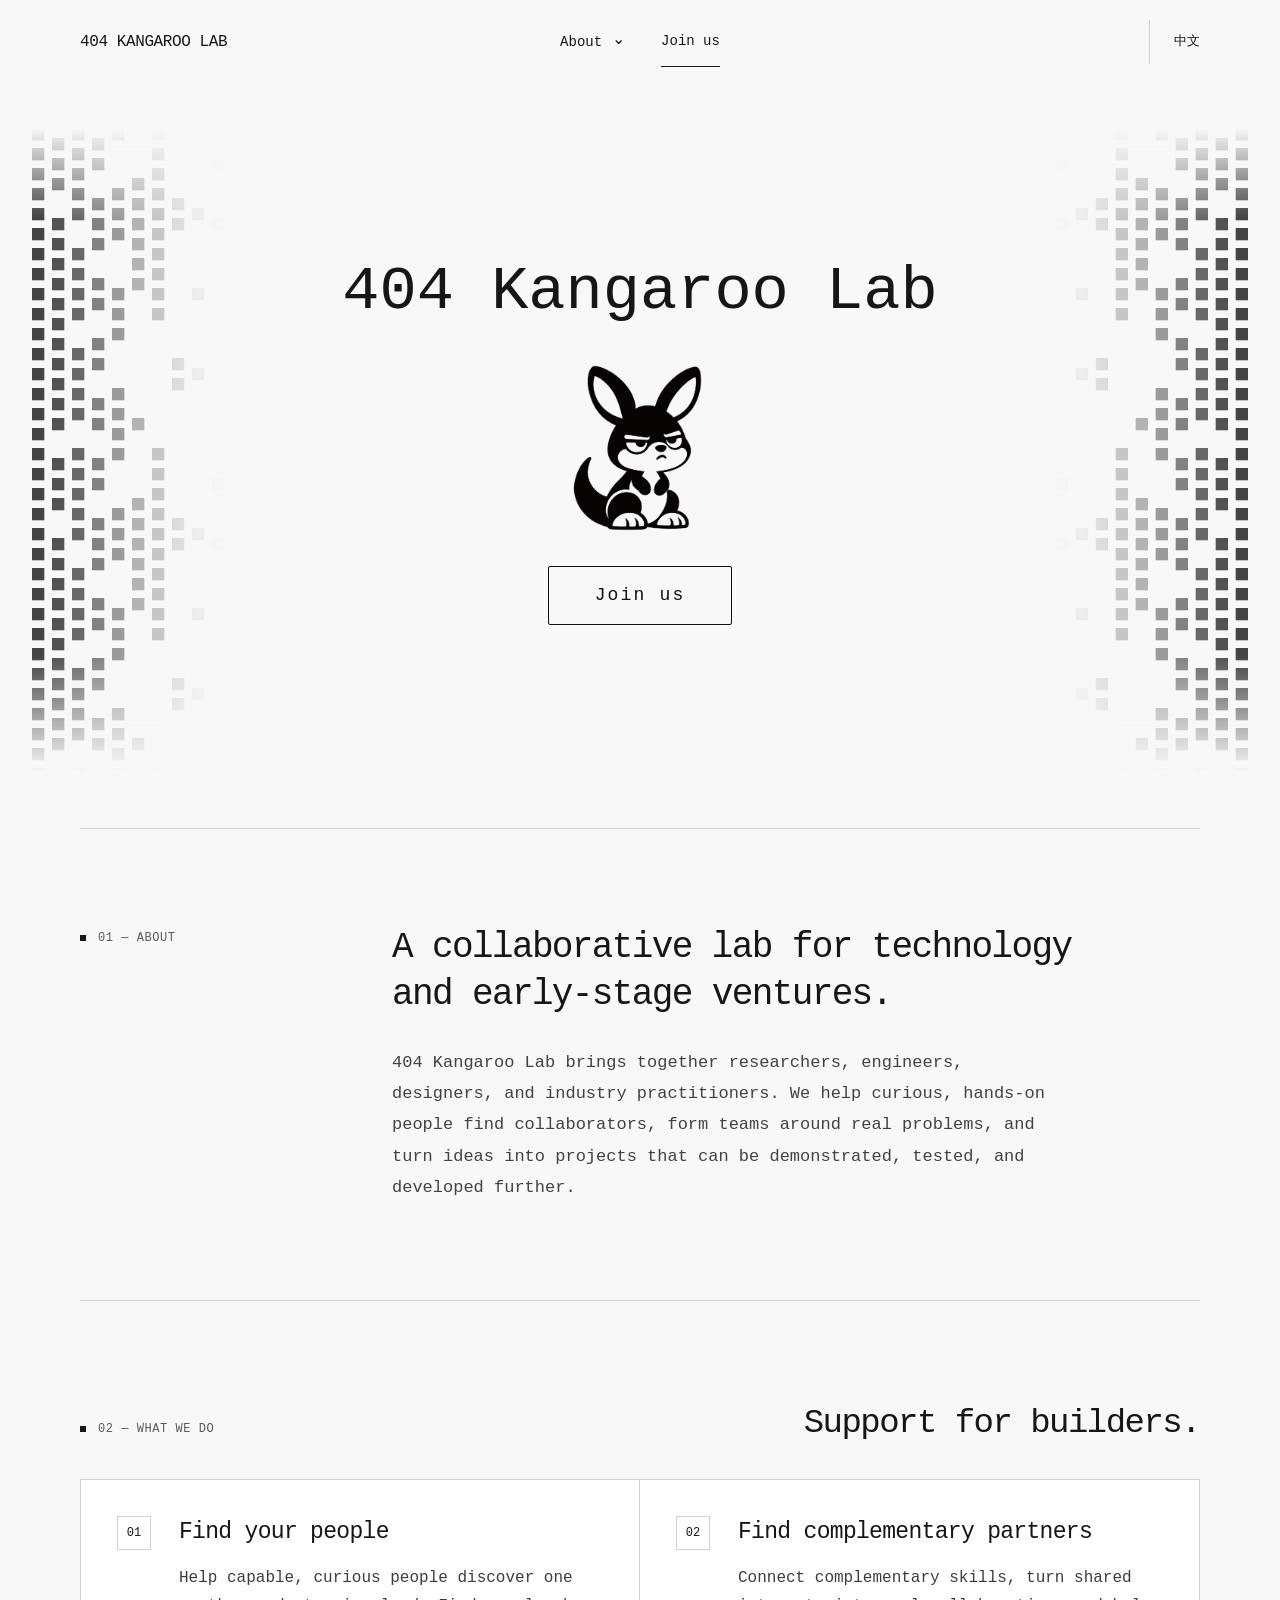
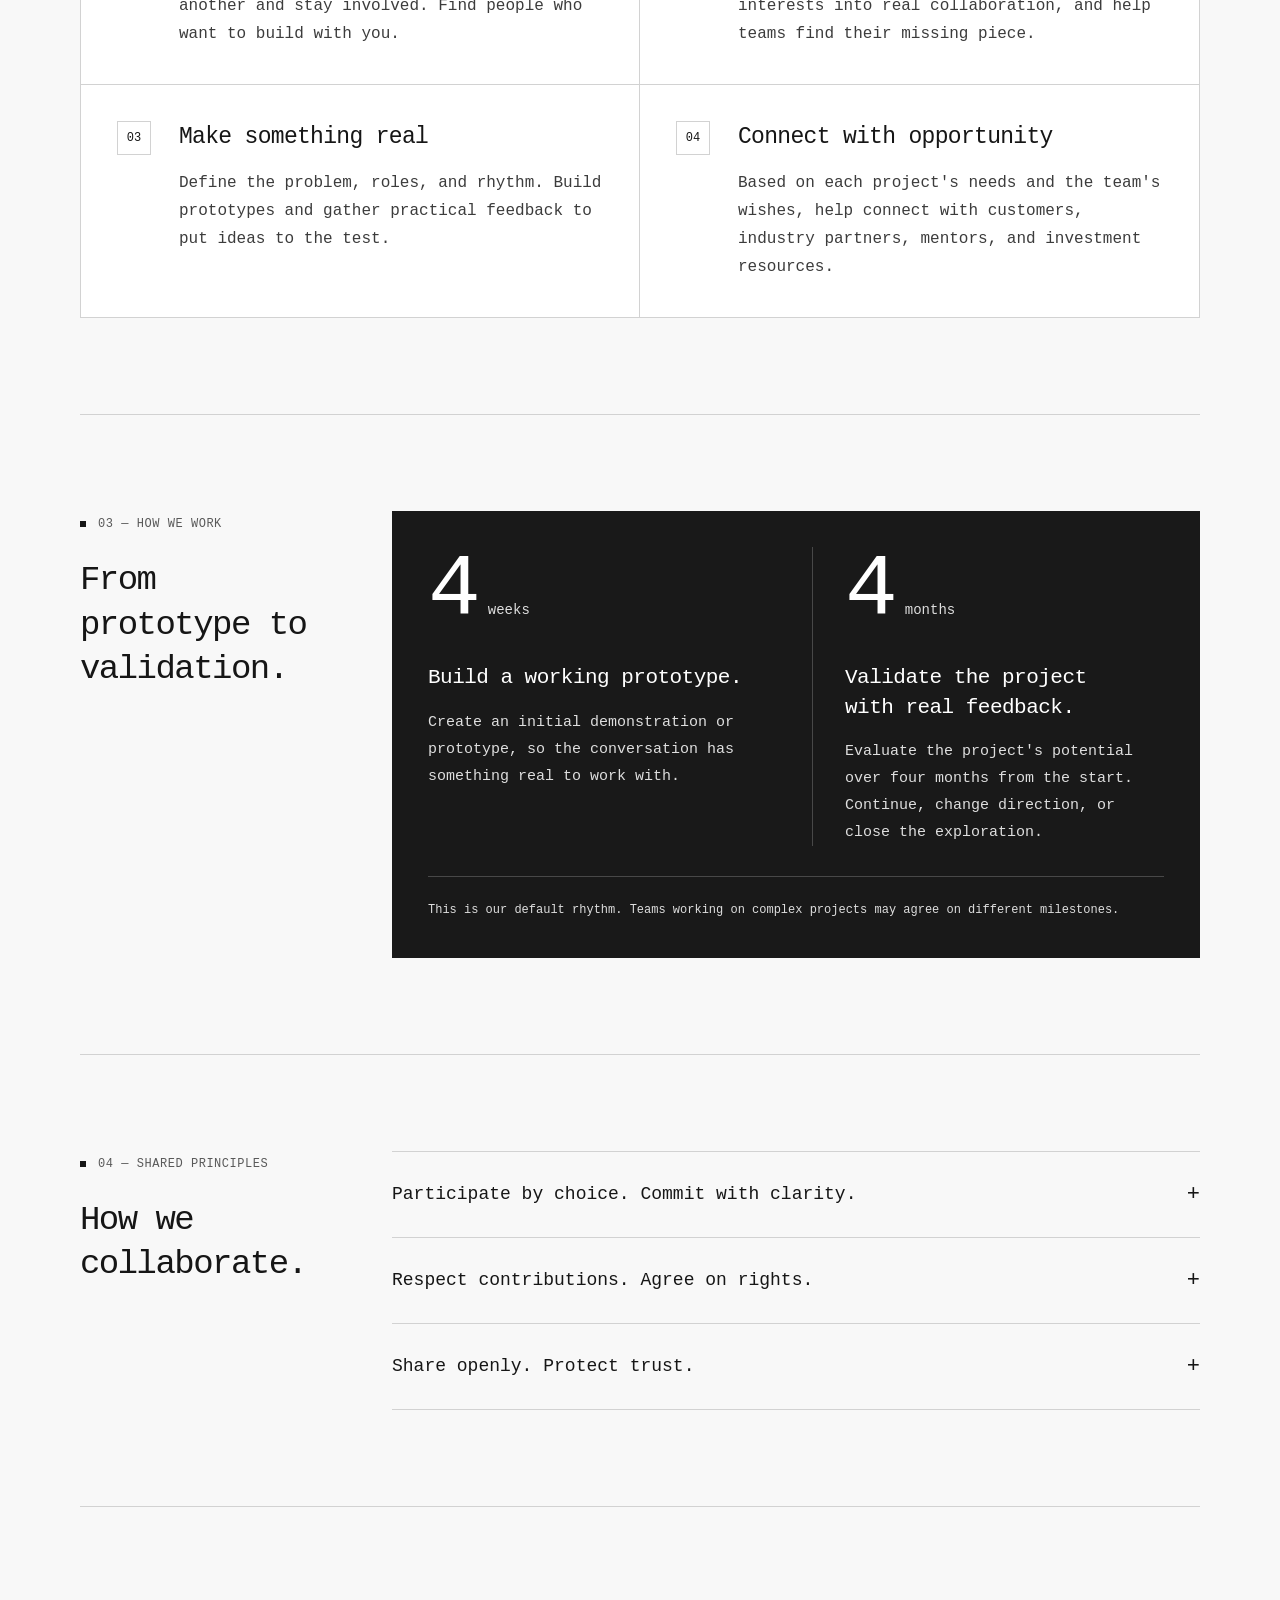
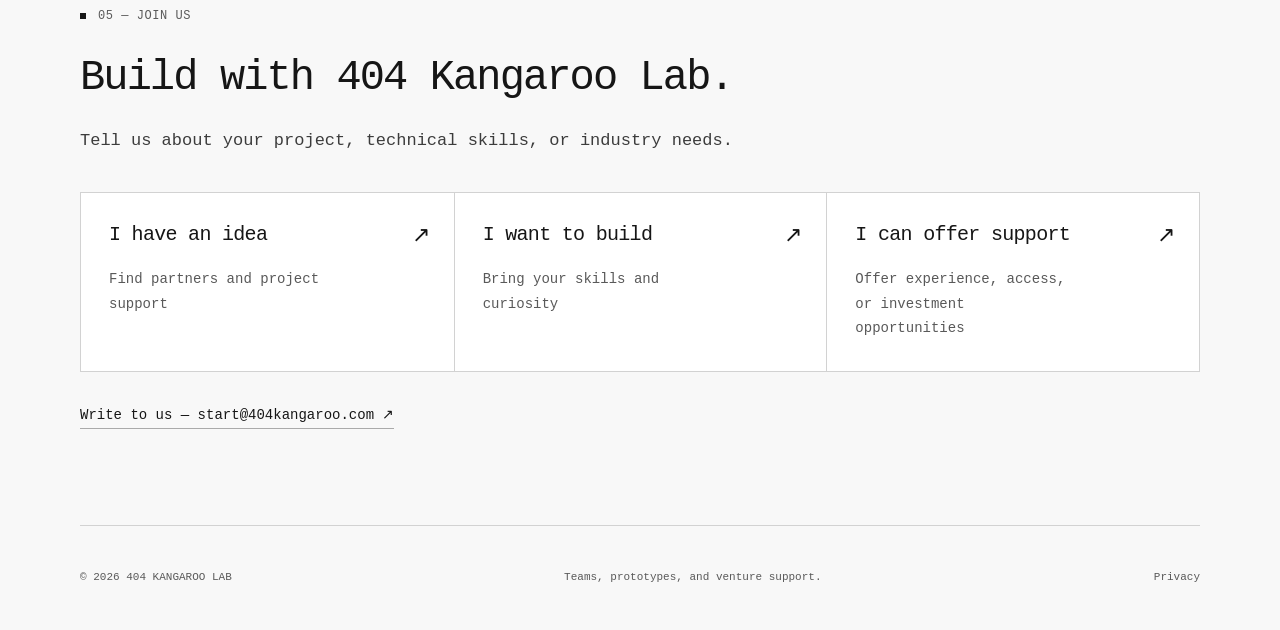
<file: index.html>
<!doctype html>
<html lang="en">
<head>
  <meta charset="UTF-8">
  <meta name="viewport" content="width=device-width,initial-scale=1">
  <meta name="theme-color" content="#fafafa">
  <title>404 Kangaroo Lab</title>
  <meta name="description" content="A collaborative lab for researchers, engineers, designers, and industry practitioners. Find collaborators, build prototypes, and connect with mentors, customers, and investment resources.">
  <meta property="og:title" content="404 Kangaroo Lab">
  <meta property="og:description" content="A collaborative lab for curious people who build. Partners, prototypes, and possibilities.">
  <meta property="og:type" content="website">
  <meta property="og:locale" content="en_US">
  <meta property="og:image" content="https://404kangaroo.com/assets/logo11.png">
  <link rel="icon" href="assets/logo11.png" type="image/png">
  <link rel="stylesheet" href="styles.css?v=87a7ed8f55">
  <link rel="stylesheet" href="pixels.css?v=3c0bd2d12a">
  <script src="site.config.js" defer></script>
  <script src="i18n.js" defer></script>
  <script src="app.js?v=85b8c56426" defer></script>
</head>
<body>
  <a class="skip-link" href="#about" data-zh="跳到正文" data-en="Skip to content">Skip to content</a>
  <header class="site-header" id="site-header">
    <a class="brand mono" href="#home" aria-label="404 Kangaroo Lab home" data-aria-zh="404 Kangaroo Lab 首页" data-aria-en="404 Kangaroo Lab home">404 KANGAROO LAB</a>
    <nav class="desktop-nav" aria-label="Main navigation" data-aria-zh="主导航" data-aria-en="Main navigation">
      <details class="nav-dropdown" id="about-menu">
        <summary><span data-zh="关于" data-en="About">About</span><span class="nav-chevron mono" aria-hidden="true">⌄</span></summary>
        <div class="nav-dropdown-panel"><a href="#about" data-zh="关于实验室" data-en="About the lab">About the lab</a><a href="#support" data-zh="我们提供的支持" data-en="What we support">What we support</a><a href="#how" data-zh="如何协作" data-en="How it works">How it works</a></div>
      </details>
      <a class="nav-join" href="#join" data-zh="加入" data-en="Join us">Join us</a>
    </nav>
    <button class="language-toggle mono" type="button" aria-label="Switch to Chinese" data-aria-zh="切换到英文" data-aria-en="Switch to Chinese">中文</button>
    <button class="menu-toggle" type="button" aria-label="Open navigation" data-aria-zh="打开导航" data-aria-en="Open navigation" aria-expanded="false" aria-controls="mobile-nav"><span></span><span></span></button>
    <nav id="mobile-nav" class="mobile-nav" aria-label="Mobile navigation" data-aria-zh="移动导航" data-aria-en="Mobile navigation" hidden><a href="#about" data-zh="关于" data-en="About">About</a><a href="#join" data-zh="加入" data-en="Join us">Join us</a></nav>
  </header>
  <main>
    <section class="hero container" id="home" aria-labelledby="hero-heading">
      <div class="hero-pixels hero-pixels-left" aria-hidden="true"></div>
      <div class="hero-pixels hero-pixels-right" aria-hidden="true"></div>
      <h1 class="mono" id="hero-heading" aria-label="404 Kangaroo Lab"><span class="hero-title-track" aria-hidden="true"><span class="hero-title-copy">404 Kangaroo Lab</span><span class="hero-title-copy">404 Kangaroo Lab</span></span></h1>
      <figure class="hero-identity"><div class="logo-window"><img src="assets/logo11.png" alt="404 Kangaroo Lab kangaroo logo" width="887" height="1179" data-aria-zh="404 Kangaroo Lab 袋鼠标志" data-aria-en="404 Kangaroo Lab kangaroo logo"></div></figure>
      <a class="hero-join text-link" href="#join" data-zh="加入我们" data-en="Join us">Join us</a>
    </section>

    <section class="section intro container" id="about" aria-labelledby="about-heading">
      <div class="section-side"><p class="eyebrow mono">01 — ABOUT</p></div>
      <div class="intro-main"><h2 id="about-heading" data-zh="面向技术实践与早期创业的协作实验室。" data-en="A collaborative lab for technology and early-stage ventures.">A collaborative lab for technology and early-stage ventures.</h2><p class="intro-lead" data-zh="404 Kangaroo Lab 汇聚研究者、工程师、设计者和行业实践者。我们帮助有好奇心、愿意动手的人找到伙伴，围绕真实问题形成团队，并把想法推进为可以展示、测试和进一步发展的项目。" data-en="404 Kangaroo Lab brings together researchers, engineers, designers, and industry practitioners. We help curious, hands-on people find collaborators, form teams around real problems, and turn ideas into projects that can be demonstrated, tested, and developed further.">404 Kangaroo Lab brings together researchers, engineers, designers, and industry practitioners. We help curious, hands-on people find collaborators, form teams around real problems, and turn ideas into projects that can be demonstrated, tested, and developed further.</p></div>
    </section>

    <section class="section support-section container" id="support" aria-labelledby="support-heading">
      <div class="section-side"><p class="eyebrow mono">02 — WHAT WE DO</p><h2 id="support-heading" data-zh="我们提供的支持" data-en="Support for builders.">Support for builders.</h2></div>
      <div class="support-list">
        <article><span class="item-number mono">01</span><div><h3 data-zh="聚集人" data-en="Find your people">Find your people</h3><p data-zh="让有能力、有兴趣的人彼此发现，并持续参与。找到愿意一起做事的人。" data-en="Help capable, curious people discover one another and stay involved. Find people who want to build with you.">Help capable, curious people discover one another and stay involved. Find people who want to build with you.</p></div></article>
        <article><span class="item-number mono">02</span><div><h3 data-zh="促成合作" data-en="Find complementary partners">Find complementary partners</h3><p data-zh="连接互补的能力，让共同兴趣变成具体合作，为团队补上关键的一块。" data-en="Connect complementary skills, turn shared interests into real collaboration, and help teams find their missing piece.">Connect complementary skills, turn shared interests into real collaboration, and help teams find their missing piece.</p></div></article>
        <article><span class="item-number mono">03</span><div><h3 data-zh="推进实践" data-en="Make something real">Make something real</h3><p data-zh="明确问题、分工和节奏，组织原型制作与实际反馈，让想法经得起验证。" data-en="Define the problem, roles, and rhythm. Build prototypes and gather practical feedback to put ideas to the test.">Define the problem, roles, and rhythm. Build prototypes and gather practical feedback to put ideas to the test.</p></div></article>
        <article><span class="item-number mono">04</span><div><h3 data-zh="连接机会" data-en="Connect with opportunity">Connect with opportunity</h3><p data-zh="根据项目需要与团队意愿，协助对接客户、产业伙伴、导师和投资资源。" data-en="Based on each project's needs and the team's wishes, help connect with customers, industry partners, mentors, and investment resources.">Based on each project's needs and the team's wishes, help connect with customers, industry partners, mentors, and investment resources.</p></div></article>
      </div>
    </section>

    <section class="section rhythm container" id="how" aria-labelledby="rhythm-heading">
      <div class="section-side"><p class="eyebrow mono">03 — HOW WE WORK</p><h2 id="rhythm-heading" data-zh="从原型到验证" data-en="From prototype to validation.">From prototype to validation.</h2></div>
      <div class="rhythm-main"><div class="rhythm-grid">
        <article><div class="stat-heading"><span class="mono">4</span><span data-zh="周" data-en="weeks">weeks</span></div><h3 data-zh="完成可展示的原型" data-en="Build a working prototype.">Build a working prototype.</h3><p data-zh="做出一个可展示、可体验的初步成果，让讨论有具体的对象。" data-en="Create an initial demonstration or prototype, so the conversation has something real to work with.">Create an initial demonstration or prototype, so the conversation has something real to work with.</p></article>
        <article><div class="stat-heading"><span class="mono">4</span><span data-zh="个月" data-en="months">months</span></div><h3 data-zh="收集反馈，验证项目潜力" data-en="Validate the project with real feedback.">Validate the project with real feedback.</h3><p data-zh="从启动起累计验证潜力，决定继续、调整方向，或结束探索。" data-en="Evaluate the project's potential over four months from the start. Continue, change direction, or close the exploration.">Evaluate the project's potential over four months from the start. Continue, change direction, or close the exploration.</p></article>
      </div><p class="rhythm-note" data-zh="这是默认节奏。复杂项目可由团队另定阶段目标与里程碑。" data-en="This is our default rhythm. Teams working on complex projects may agree on different milestones.">This is our default rhythm. Teams working on complex projects may agree on different milestones.</p></div>
    </section>

    <section class="section principles-section container" id="principles" aria-labelledby="principles-heading">
      <div class="section-side"><p class="eyebrow mono">04 — SHARED PRINCIPLES</p><h2 id="principles-heading" data-zh="合作原则" data-en="How we collaborate.">How we collaborate.</h2></div>
      <div class="principles-list">
        <details><summary><span data-zh="自愿参与，明确投入" data-en="Participate by choice. Commit with clarity.">Participate by choice. Commit with clarity.</span><i class="mono" aria-hidden="true">+</i></summary><p data-zh="自主选择参与的项目。开始之前，一起明确目标、负责人、分工与投入，尊重彼此的时间与选择。" data-en="Choose the projects you join. Agree on goals, responsibilities, roles, and commitments before starting, and respect each other's time and choices.">Choose the projects you join. Agree on goals, responsibilities, roles, and commitments before starting, and respect each other's time and choices.</p></details>
        <details><summary><span data-zh="尊重成果，约定权益" data-en="Respect contributions. Agree on rights.">Respect contributions. Agree on rights.</span><i class="mono" aria-hidden="true">+</i></summary><p data-zh="尊重每个人的知识、创意与实际贡献。涉及商业合作时，提前书面约定成果归属、使用与相关权益。" data-en="Respect each person's knowledge, ideas, and contributions. For commercial projects, agree in writing on ownership, use, and related rights in advance.">Respect each person's knowledge, ideas, and contributions. For commercial projects, agree in writing on ownership, use, and related rights in advance.</p></details>
        <details><summary><span data-zh="开放交流，保护信任" data-en="Share openly. Protect trust.">Share openly. Protect trust.</span><i class="mono" aria-hidden="true">+</i></summary><p data-zh="欢迎不同背景与观点，也保护未公开的信息。项目展示、外部沟通与资源对接，尊重相关参与者的意愿。" data-en="Welcome different backgrounds and perspectives while protecting confidential information. Respect participants' wishes in project showcases, external communications, and introductions.">Welcome different backgrounds and perspectives while protecting confidential information. Respect participants' wishes in project showcases, external communications, and introductions.</p></details>
      </div>
    </section>

    <section class="section join-section container" id="join" aria-labelledby="join-heading">
      <div class="section-side"><p class="eyebrow mono">05 — JOIN US</p></div>
      <div class="join-main"><h2 id="join-heading" data-zh="加入 404 Kangaroo Lab" data-en="Build with 404 Kangaroo Lab.">Build with 404 Kangaroo Lab.</h2><p class="join-intro" data-zh="带上你的项目、技术能力或产业需求，与我们交流合作。" data-en="Tell us about your project, technical skills, or industry needs.">Tell us about your project, technical skills, or industry needs.</p>
        <div class="join-paths">
          <button class="join-path" data-interest="idea"><span class="path-heading" data-zh="我有一个想法" data-en="I have an idea">I have an idea</span><span class="path-copy" data-zh="寻找伙伴与项目支持" data-en="Find partners and project support">Find partners and project support</span><i class="mono" aria-hidden="true">↗</i></button>
          <button class="join-path" data-interest="builder"><span class="path-heading" data-zh="我想参与项目" data-en="I want to build">I want to build</span><span class="path-copy" data-zh="带着专业与好奇心加入" data-en="Bring your skills and curiosity">Bring your skills and curiosity</span><i class="mono" aria-hidden="true">↗</i></button>
          <button class="join-path" data-interest="partner"><span class="path-heading" data-zh="我可以提供支持" data-en="I can offer support">I can offer support</span><span class="path-copy" data-zh="带来场景、经验或投资机会" data-en="Offer experience, access, or investment opportunities">Offer experience, access, or investment opportunities</span><i class="mono" aria-hidden="true">↗</i></button>
        </div>
        <div class="join-contact mono" id="join-contact" hidden></div>
      </div>
    </section>
  </main>
  <footer class="site-footer container"><span class="mono">© 2026 404 KANGAROO LAB</span><p data-zh="团队、原型与创业支持。" data-en="Teams, prototypes, and venture support.">Teams, prototypes, and venture support.</p><button class="privacy-trigger" type="button" data-zh="隐私说明" data-en="Privacy">Privacy</button></footer>

  <dialog id="join-dialog" aria-labelledby="dialog-heading"><div class="dialog-inner">
    <button class="dialog-close mono" type="button" aria-label="Close join form" data-aria-zh="关闭加入窗口" data-aria-en="Close join form">×</button><p class="eyebrow mono">START A CONVERSATION</p><h2 id="dialog-heading" data-zh="提交合作简介" data-en="Introduce your project or skills.">Introduce your project or skills.</h2><p class="dialog-description" id="contact-description" data-zh="介绍一下你和你想做的事。填写后会打开邮件草稿，由你确认发送。" data-en="Tell us about yourself and what you want to do. We'll prepare an email draft for you to review and send.">Tell us about yourself and what you want to do. We'll prepare an email draft for you to review and send.</p>
    <form id="join-form">
      <fieldset class="interest-options"><legend data-zh="你希望以什么方式参与？" data-en="How would you like to get involved?">How would you like to get involved?</legend><label><input type="radio" name="interest" value="idea" checked><span data-zh="带着想法加入" data-en="Bring an idea">Bring an idea</span></label><label><input type="radio" name="interest" value="builder"><span data-zh="参与项目" data-en="Join a project">Join a project</span></label><label><input type="radio" name="interest" value="partner"><span data-zh="提供支持" data-en="Offer support">Offer support</span></label></fieldset>
      <div class="form-row"><label><span data-zh="怎么称呼你" data-en="Your name">Your name</span><input name="name" autocomplete="name" placeholder="Your name" data-placeholder-zh="你的名字" data-placeholder-en="Your name" maxlength="80" required></label><label><span data-zh="联系邮箱" data-en="Email address">Email address</span><input name="email" type="email" autocomplete="email" placeholder="you@example.com" maxlength="180" required></label></div>
      <label class="form-label"><span data-zh="你想做什么，或可以带来什么？" data-en="What would you like to do or contribute?">What would you like to do or contribute?</span><textarea name="idea" rows="4" placeholder="A problem you care about, a project you&#x27;re exploring, or skills you&#x27;d like to contribute…" data-placeholder-zh="你在意的问题、正在探索的项目，或希望贡献的能力……" data-placeholder-en="A problem you care about, a project you're exploring, or skills you'd like to contribute…" maxlength="2400" required></textarea></label>
      <label class="form-label"><span data-zh="现在最需要的支持" data-en="What support would help most?">What support would help most?</span><select name="support"><option value="寻找合作伙伴" data-zh="寻找合作伙伴" data-en="Finding collaborators">Finding collaborators</option><option value="原型与技术支持" data-zh="原型与技术支持" data-en="Prototyping and technical support">Prototyping and technical support</option><option value="用户反馈与行业场景" data-zh="用户反馈与行业场景" data-en="User feedback and industry access">User feedback and industry access</option><option value="导师与投资资源" data-zh="导师与投资资源" data-en="Mentors and investment resources">Mentors and investment resources</option><option value="交流想法，探索可能" data-zh="交流想法，探索可能" data-en="Exchanging ideas and exploring possibilities">Exchanging ideas and exploring possibilities</option><option value="为其他团队提供支持" data-zh="为其他团队提供支持" data-en="Supporting other teams">Supporting other teams</option></select></label>
      <p class="form-privacy" id="form-privacy" data-zh="网站不会存储表单。点击后打开邮件应用，只有你确认发送，收件方才会收到。" data-en="This website does not store your form. Your email app will open; the recipient only receives it after you send it.">This website does not store your form. Your email app will open; the recipient only receives it after you send it.</p>
      <button class="button form-submit" type="submit"><span id="submit-label" data-zh="生成邮件，联系 404" data-en="Prepare an email to 404">Prepare an email to 404</span><span class="mono" aria-hidden="true">↗</span></button>
      <button class="brief-download quiet-link" type="button"><span data-zh="下载简介，稍后联系" data-en="Download a brief for later">Download a brief for later</span><span class="mono" aria-hidden="true">↓</span></button>
      <p class="form-status" id="form-status" role="status" aria-live="polite"></p>
    </form>
  </div></dialog>
  <dialog id="privacy-dialog" aria-labelledby="privacy-heading"><div class="dialog-inner"><button class="dialog-close mono" type="button" aria-label="Close privacy notice" data-aria-zh="关闭隐私说明" data-aria-en="Close privacy notice">×</button><p class="eyebrow mono">PRIVACY</p><h2 id="privacy-heading" data-zh="信息与隐私" data-en="Information and privacy.">Information and privacy.</h2><p class="privacy-copy" data-zh="本网站不使用广告追踪或分析 Cookie。合作简介在你的浏览器内生成；下载简介不会向 404 发送信息。" data-en="This website uses no advertising trackers or analytics cookies. Your collaboration brief is generated in your browser. Downloading it does not send information to 404.">This website uses no advertising trackers or analytics cookies. Your collaboration brief is generated in your browser. Downloading it does not send information to 404.</p><p class="privacy-copy" data-zh="如果选择通过邮箱或外部申请页面联系，你将在相应服务中确认发送，信息将由该服务和收件方处理。请只提供你愿意分享的内容，不要填写尚未公开的商业机密。" data-en="If you contact us by email or an external application page, you confirm sending through that service. Your information is then handled by the service and recipient. Share only what you are comfortable disclosing, and avoid confidential business information.">If you contact us by email or an external application page, you confirm sending through that service. Your information is then handled by the service and recipient. Share only what you are comfortable disclosing, and avoid confidential business information.</p></div></dialog>
  <noscript><div class="noscript-note">页面内容可正常阅读。填写合作简介与切换语言需要启用 JavaScript。 / Enable JavaScript to switch languages or prepare a collaboration brief.</div></noscript>
</body>
</html>
</file>
<file: styles.css>
:root {
  --font-en: 'Courier New', Courier, monospace;
  --font-zh: 'PingFang SC', 'Noto Sans CJK SC', 'Microsoft YaHei', sans-serif;
  --paper: #f8f8f8;
  --ink: #161616;
  --muted: #595959;
  --line: #d2d2d2;
  font-family: var(--font-en), var(--font-zh);
  color: var(--ink);
  background: var(--paper);
  font-synthesis: none;
  -webkit-font-smoothing: antialiased;
  text-rendering: optimizeLegibility;
}
* { box-sizing: border-box; }
html { scroll-behavior: auto; scroll-padding-top: 104px; }
body { margin: 0; font-size: 16px; line-height: 1.75; }
html[lang^='zh'] body { font-family: var(--font-zh); }
body.dialog-open { overflow: hidden; }
button, input, textarea, select { font: inherit; color: inherit; }
button, a { touch-action: manipulation; -webkit-tap-highlight-color: transparent; }
button { background: transparent; cursor: pointer; border: 0; padding: 0; }
a { color: inherit; text-decoration: none; }
img { display: block; max-width: 100%; }
p, h1, h2, h3, figure { margin: 0; }
h1, h2, h3 { font-weight: 400; text-wrap: balance; }
[hidden] { display: none !important; }
::selection { background: var(--ink); color: #fff; }
:focus-visible { outline: 2px solid var(--ink); outline-offset: 5px; }
.mono, .eyebrow, .item-number { font-family: var(--font-en), var(--font-zh); }
.container { width: min(100% - 128px, 1120px); margin-inline: auto; }
.section { padding-block: 96px; border-top: 1px solid var(--line); }
.eyebrow { display: flex; align-items: center; gap: 12px; font-size: 12px; line-height: 1.5; letter-spacing: .045em; font-weight: 400; color: var(--muted); }
.section .eyebrow::before { content: ''; width: 6px; height: 6px; background: var(--ink); flex-shrink: 0; }
h2 { font-size: 34px; line-height: 1.3; letter-spacing: -.045em; }
h3 { font-size: 23px; line-height: 1.4; letter-spacing: -.03em; }
html[lang^='zh'] h2, html[lang^='zh'] h3 { letter-spacing: -.015em; font-weight: 400; }
.skip-link { position: fixed; top: 12px; left: 12px; padding: 12px 18px; z-index: 100; background: var(--ink); color: #fff; transform: translateY(-200%); }
.skip-link:focus { transform: translateY(0); }
/* A steady navigation rail with consistent hit areas. */
.site-header { height: 84px; position: absolute; inset: 0 0 auto; z-index: 20; padding-inline: max(64px, calc((100vw - 1120px)/2)); display: grid; grid-template-columns: 1fr auto 1fr; align-items: center; gap: 28px; background: var(--paper); }
.site-header.scrolled { position: fixed; border-bottom: 1px solid var(--line); background: #f8f8f8f5; backdrop-filter: blur(12px); }
.brand { justify-self: start; font-size: 16px; font-weight: 400; letter-spacing: -.025em; white-space: nowrap; line-height: 1.5; }
.desktop-nav { display: flex; align-items: center; gap: 36px; font-size: 14px; font-weight: 400; }
.desktop-nav a { padding-block: 12px; }
.desktop-nav a:hover { color: var(--muted); }
.language-toggle { justify-self: end; padding: 10px 0 10px 24px; border-left: 1px solid var(--line); font-size: 13px; font-weight: 400; min-height: 44px; }
.nav-dropdown { position: relative; }
.nav-dropdown > summary { display: flex; align-items: center; gap: 10px; list-style: none; cursor: pointer; padding-block: 12px; }
.nav-dropdown > summary::-webkit-details-marker { display: none; }
.nav-chevron { font-size: 16px; line-height: 1; transform: translateY(-2px); transition: transform .18s; }
.nav-dropdown[open] .nav-chevron { transform: translateY(2px) rotate(180deg); }
.nav-dropdown-panel { position: absolute; top: calc(100% + 12px); left: 50%; transform: translateX(-50%); min-width: 250px; background: #fff; border: 1px solid var(--line); padding: 8px; box-shadow: 0 12px 30px #00000008; }
.desktop-nav .nav-dropdown-panel a { display: block; padding: 14px; font-size: 14px; line-height: 1.4; font-weight: 400; white-space: nowrap; }
.desktop-nav .nav-dropdown-panel a:hover { color: #111; background: #f1f1f1; }
.desktop-nav .nav-join { border-bottom: 1px solid var(--ink); }
.menu-toggle { display: none; }
.mobile-nav { position: absolute; top: 100%; left: 0; right: 0; padding: 12px 24px 24px; background: var(--paper); border-bottom: 1px solid var(--line); }
.mobile-nav a { display: block; padding: 17px 0; border-bottom: 1px solid var(--line); font-weight: 400; }
/* The opening screen contains only the name, the mark, and an invitation. */
.hero { position: relative; display: flex; flex-direction: column; align-items: center; justify-content: center; min-height: 740px; height: 92svh; padding: 140px 0 88px; text-align: center; }
.hero #hero-heading { font-family: var(--font-en); font-size: 62px; font-weight: 400; line-height: 1.2; letter-spacing: 0; white-space: nowrap; width: 16ch; max-width: 100%; overflow: hidden; text-align: left; }
.hero-title-track { display: flex; width: max-content; animation: hero-title-scroll 22s linear infinite; }
.hero-title-copy { display: block; flex: 0 0 auto; padding-inline-end: 1ch; white-space: nowrap; }
@keyframes hero-title-scroll { to { transform: translateX(-50%); } }
.hero-identity { margin-top: 34px; }
.logo-window { width: 168px; height: 168px; overflow: hidden; margin-inline: auto; }
.logo-window img { width: 168px; max-width: none; height: auto; }
.hero-join { display: inline-flex; justify-content: center; align-items: center; gap: 24px; min-width: 184px; min-height: 56px; margin-top: 34px; padding: 15px 26px; border: 1px solid #111; border-radius: 2px; background: transparent; color: #111; font-size: 18px; font-weight: 400; line-height: 1.5; letter-spacing: .12em; transition: background .18s, transform .18s; }
.hero-join:hover { background: #f0f0f0; transform: translateY(-2px); }
.hero-join:focus-visible { outline-offset: 6px; }
html[lang^='zh'] .hero-join { font-weight: 400; }
/* Information is organized around distinct, aligned modules. */
.intro, .rhythm, .principles-section { display: grid; grid-template-columns: 240px minmax(0,1fr); gap: 72px; }
.section-side { padding-top: 4px; }
.section-side h2 { margin-top: 25px; }
.intro-main h2 { max-width: 710px; font-size: 36px; }
.intro-lead { margin-top: 28px; max-width: 66ch; font-size: 17px; line-height: 1.85; color: #424242; }
.support-section .section-side { display: flex; align-items: baseline; justify-content: space-between; gap: 32px; margin-bottom: 34px; }
.support-section .section-side h2 { margin: 0; }
.support-list { display: grid; grid-template-columns: 1fr 1fr; border: 1px solid var(--line); background: #fff; }
.support-list article { display: grid; grid-template-columns: 38px minmax(0,1fr); gap: 24px; padding: 36px; min-width: 0; }
.support-list article:nth-child(odd) { border-right: 1px solid var(--line); }
.support-list article:nth-child(-n+2) { border-bottom: 1px solid var(--line); }
.item-number { display: flex; align-items: center; justify-content: center; width: 34px; height: 34px; border: 1px solid var(--line); font-size: 12px; line-height: 1; font-weight: 400; }
.support-list p { margin-top: 16px; font-size: 16px; line-height: 1.75; color: #3c3c3c; }
.rhythm-main { padding: 36px; background: #191919; color: #fff; }
.rhythm-grid { display: grid; grid-template-columns: 1fr 1fr; gap: 32px; }
.rhythm-grid article + article { padding-left: 32px; border-left: 1px solid #484848; }
.stat-heading { display: flex; align-items: baseline; gap: 14px; margin-bottom: 28px; line-height: 1; }
.stat-heading > .mono { font-size: 88px; letter-spacing: -.08em; font-weight: 400; }
.stat-heading > span:last-child { font-size: 14px; color: #dedede; }
.rhythm-grid h3 { font-size: 21px; letter-spacing: -.025em; }
.rhythm-grid p { margin-top: 16px; font-size: 15px; line-height: 1.8; color: #dedede; }
.rhythm-note { margin-top: 30px; padding-top: 23px; border-top: 1px solid #484848; color: #dedede; font-size: 12px; line-height: 1.8; }
.principles-list { border-top: 1px solid var(--line); }
.principles-list details { border-bottom: 1px solid var(--line); }
.principles-list summary { display: flex; align-items: center; justify-content: space-between; gap: 24px; padding: 25px 0; font-size: 18px; font-weight: 400; line-height: 1.6; list-style: none; cursor: pointer; }
.principles-list summary::-webkit-details-marker { display: none; }
.principles-list summary i { font-style: normal; font-size: 22px; font-weight: 400; transition: transform .18s; }
.principles-list details[open] summary i { transform: rotate(45deg); }
.principles-list details > p { padding: 0 32px 28px 0; font-size: 16px; line-height: 1.85; color: #3c3c3c; }
.join-section { padding-bottom: 96px; }
.join-main h2 { max-width: 850px; margin-top: 26px; font-size: 42px; }
.join-intro { font-size: 17px; line-height: 1.8; color: #3c3c3c; margin-top: 20px; }
.join-paths { display: grid; grid-template-columns: repeat(3,minmax(0,1fr)); margin-top: 36px; border: 1px solid var(--line); background: #fff; }
.join-path { position: relative; display: flex; flex-direction: column; align-items: flex-start; gap: 18px; min-height: 178px; padding: 28px; text-align: left; transition: background .18s, color .18s; }
.join-path + .join-path { border-left: 1px solid var(--line); }
.path-heading { display: block; padding-right: 25px; font-size: 20px; line-height: 1.4; font-weight: 400; letter-spacing: -.035em; }
.path-copy { max-width: 25ch; font-size: 14px; line-height: 1.75; color: #595959; }
.join-path i { position: absolute; right: 24px; top: 25px; font-size: 22px; font-style: normal; transition: transform .18s; }
.join-path:hover { background: #191919; color: #fff; }
.join-path:hover .path-copy { color: #d2d2d2; }
.join-path:hover i { transform: translate(2px,-2px); }
.join-contact { margin-top: 30px; font-size: 14px; line-height: 1.9; overflow-wrap: anywhere; }
.join-contact a { border-bottom: 1px solid #aaa; padding-bottom: 5px; }
.join-contact a:hover { border-color: #111; }
.site-footer { display: flex; justify-content: space-between; align-items: center; gap: 25px; padding-block: 30px; border-top: 1px solid var(--line); color: #595959; font-size: 11px; }
.privacy-trigger { min-height: 44px; }
.privacy-trigger:hover { color: #000; }
/* Forms and dialogs use the same readable scale. */
dialog { width: min(660px,calc(100% - 36px)); max-height: calc(100svh - 40px); padding: 0; border: 1px solid var(--line); border-radius: 2px; background: var(--paper); color: var(--ink); overflow-y: auto; overscroll-behavior: contain; }
dialog::backdrop { background: #0009; backdrop-filter: blur(3px); }
.dialog-inner { position: relative; padding: 42px; }
.dialog-close { position: absolute; top: 12px; right: 12px; width: 44px; height: 44px; font-size: 28px; line-height: 1; }
.dialog-inner h2 { margin-top: 18px; font-size: 30px; }
.dialog-description { margin-top: 18px; font-size: 15px; line-height: 1.8; color: #3c3c3c; }
.interest-options { display: flex; flex-wrap: wrap; gap: 12px 22px; border: 0; padding: 0; margin: 28px 0; }
.interest-options legend { font-size: 14px; font-weight: 400; margin-bottom: 15px; }
.interest-options label { display: flex; align-items: center; gap: 7px; font-size: 14px; cursor: pointer; }
.interest-options input { accent-color: #161616; width: 15px; height: 15px; margin: 0; }
.form-row { display: grid; grid-template-columns: 1fr 1fr; gap: 18px; }
.form-row label, .form-label { display: block; font-size: 14px; line-height: 1.7; font-weight: 400; }
.form-label { margin-top: 22px; }
input:not([type='radio']), textarea, select { display: block; width: 100%; min-width: 0; border: 1px solid #bcbcbc; border-radius: 1px; background: #fff; padding: 13px; margin-top: 8px; font-size: 16px; line-height: 1.6; font-weight: 400; }
input[type='email'] { font-family: var(--font-en); }
input::placeholder, textarea::placeholder { color: #737373; }
textarea { resize: vertical; min-height: 120px; }
.form-privacy { margin-top: 22px; font-size: 12px; line-height: 1.8; color: #595959; }
.form-submit { display: flex; align-items: center; justify-content: space-between; gap: 20px; width: 100%; min-height: 56px; margin-top: 22px; padding: 15px 20px; border: 1px solid #111; background: #111; color: #fff; font-size: 16px; font-weight: 400; line-height: 1.5; text-align: left; }
.form-submit:hover { background: #333; }
.quiet-link { display: inline-flex; align-items: center; gap: 16px; padding-block: 10px; }
.brief-download { margin-top: 12px; font-size: 13px; color: #3c3c3c; }
.form-status { margin-top: 18px; font-size: 14px; line-height: 1.8; overflow-wrap: anywhere; }
.form-status:empty { display: none; }
.privacy-copy { margin-top: 26px; font-size: 16px; line-height: 1.85; color: #3c3c3c; }
.noscript-note { padding: 18px 24px; border-top: 1px solid var(--line); text-align: center; font-size: 13px; }
@media (max-width: 1100px) {
  .container { width: calc(100% - 88px); }
  .site-header { padding-inline: 44px; gap: 22px; }
  .hero #hero-heading { font-size: 56px; }
  .intro, .rhythm, .principles-section { grid-template-columns: 200px minmax(0,1fr); gap: 40px; }
  .support-list article { padding: 30px 26px; gap: 18px; }
  .rhythm-main { padding: 28px; }
  .rhythm-grid { gap: 24px; }
  .rhythm-grid article + article { padding-left: 24px; }
  .join-path { padding: 26px 22px; }
  .join-path i { right: 18px; }
}
@media (max-width: 800px) {
  html { scroll-padding-top: 92px; }
  .container { width: calc(100% - 48px); }
  .site-header { height: 72px; padding-inline: 24px; display: flex; gap: 20px; }
  .brand { font-size: 15px; }
  .desktop-nav { display: none; }
  .language-toggle { margin-left: auto; border-left: 0; padding: 10px 4px; }
  .menu-toggle { display: flex; flex-direction: column; justify-content: center; gap: 6px; width: 28px; height: 44px; }
  .menu-toggle span { width: 24px; height: 2px; background: var(--ink); transition: transform .18s; }
  .menu-toggle[aria-expanded='true'] span:first-child { transform: translateY(4px) rotate(45deg); }
  .menu-toggle[aria-expanded='true'] span:last-child { transform: translateY(-4px) rotate(-45deg); }
  .hero { min-height: 680px; padding-block: 125px 90px; }
  .hero #hero-heading { font-size: 46px; }
  .section { padding-block: 72px; }
  .intro, .rhythm, .principles-section { grid-template-columns: 1fr; gap: 30px; }
  .intro-main h2 { font-size: 33px; }
  .section-side h2 { margin-top: 18px; }
  .support-section .section-side { display: block; margin-bottom: 28px; }
  .support-section .section-side h2 { margin-top: 18px; }
  .support-list article { grid-template-columns: 1fr; gap: 22px; }
  .join-main h2 { font-size: 36px; }
  .join-paths { grid-template-columns: 1fr; }
  .join-path { min-height: 0; gap: 10px; padding: 26px; }
  .join-path + .join-path { border-left: 0; border-top: 1px solid var(--line); }
  .path-copy { max-width: none; padding-right: 25px; }
  .join-path i { right: 24px; }
  .site-footer { flex-wrap: wrap; gap: 15px; }
  .site-footer p { order: 3; width: 100%; }
  .privacy-trigger { margin-left: auto; }
}
@media (max-width: 570px) {
  .hero { height: auto; min-height: 90svh; padding-block: 130px 90px; }
  .hero #hero-heading { font-size: clamp(25px,8.2vw,36px); letter-spacing: 0; }
  .hero-identity { margin-top: 32px; }
  .logo-window, .logo-window img { width: 156px; }
  .logo-window { height: 156px; }
  .hero-join { margin-top: 30px; }
  .section { padding-block: 60px; }
  h2, .intro-main h2 { font-size: 29px; }
  h3 { font-size: 22px; }
  .intro-lead { margin-top: 22px; font-size: 16px; }
  .support-list { grid-template-columns: 1fr; }
  .support-list article { grid-template-columns: 34px minmax(0,1fr); gap: 18px; padding: 28px 20px; }
  .support-list article:nth-child(odd) { border-right: 0; }
  .support-list article:not(:last-child) { border-bottom: 1px solid var(--line); }
  .support-list p { font-size: 15px; }
  .rhythm-main { padding: 28px 24px; }
  .rhythm-grid { grid-template-columns: 1fr; gap: 30px; }
  .rhythm-grid article + article { padding: 30px 0 0; border-left: 0; border-top: 1px solid #484848; }
  .stat-heading { margin-bottom: 22px; }
  .stat-heading > .mono { font-size: 76px; }
  .principles-list summary { font-size: 17px; gap: 18px; padding-block: 23px; }
  .principles-list details > p { font-size: 15px; }
  .join-main h2 { font-size: 32px; }
  .join-intro { font-size: 16px; }
  .join-paths { margin-top: 28px; }
  .join-path { padding: 25px 22px; }
  .path-heading { font-size: 20px; }
  .join-contact { font-size: 13px; }
  .site-footer { font-size: 11px; }
  dialog { width: calc(100% - 24px); max-height: calc(100svh - 24px); }
  .dialog-inner { padding: 38px 24px 28px; }
  .dialog-inner h2 { font-size: 26px; }
  .dialog-inner > .eyebrow { font-size: 11px; }
  .form-row { grid-template-columns: 1fr; }
  .interest-options label { font-size: 13px; }
}
@media (max-width: 350px) {
  .container { width: calc(100% - 36px); }
  .site-header { padding-inline: 18px; gap: 12px; }
  .brand { font-size: 13px; }
  .support-list article { padding-inline: 16px; gap: 14px; }
}
@media (prefers-reduced-motion: reduce) {
  html { scroll-behavior: auto; }
  *, *::before, *::after { transition: none !important; animation: none !important; }
}
</file>
<file: pixels.css>
/* Mirrored edge texture; the central brand area stays clear at every width. */
.hero { --pixel-clear-width: 800px; --pixel-edge: 32px; isolation: isolate; }
.hero-pixels {
  --pixel-tile-width: 220px;
  /* The SVG is 286 × 416: its height is exactly 16/11 of its width. */
  --pixel-tile-height: calc(var(--pixel-tile-width) * 16 / 11);
  position: absolute;
  top: 128px;
  bottom: 56px;
  width: max(0px, calc((100vw - var(--pixel-clear-width)) / 2 - var(--pixel-edge)));
  max-width: 240px;
  background: url('assets/pixel-field.svg') left top / var(--pixel-tile-width) var(--pixel-tile-height) repeat-y;
  animation: pixel-field-rise 20s linear infinite;
  -webkit-mask-image: linear-gradient(to right, #000 0%, #000 65%, transparent 100%);
  mask-image: linear-gradient(to right, #000 0%, #000 65%, transparent 100%);
  opacity: .72;
  pointer-events: none;
  user-select: none;
  z-index: -1;
}
.hero-pixels::after { content: ''; position: absolute; inset: 0; background: linear-gradient(to bottom, var(--paper), transparent 14%, transparent 82%, var(--paper)); }
.hero-pixels-left { left: calc(50% - 50vw + var(--pixel-edge)); }
.hero-pixels-right { right: calc(50% - 50vw + var(--pixel-edge)); transform: scaleX(-1); }
@keyframes pixel-field-rise {
  from { background-position: 0 0; }
  to { background-position: 0 calc(0px - var(--pixel-tile-height)); }
}
@media (max-width: 1100px) {
  .hero { --pixel-clear-width: 650px; --pixel-edge: 24px; }
  .hero-pixels { --pixel-tile-width: 160px; }
}
@media (max-width: 800px) {
  .hero { --pixel-clear-width: 550px; --pixel-edge: 16px; }
  .hero-pixels { --pixel-tile-width: 130px; top: 110px; bottom: 40px; opacity: .55; }
}
@media (max-width: 570px) {
  .hero { --pixel-clear-width: clamp(268px, 87vw, 440px); --pixel-edge: 8px; }
  .hero-pixels { --pixel-tile-width: 90px; top: 108px; bottom: 30px; opacity: .38; }
}
@media (prefers-reduced-motion: reduce) {
  .hero-pixels { animation: none; background-position: 0 0; }
}
</file>
